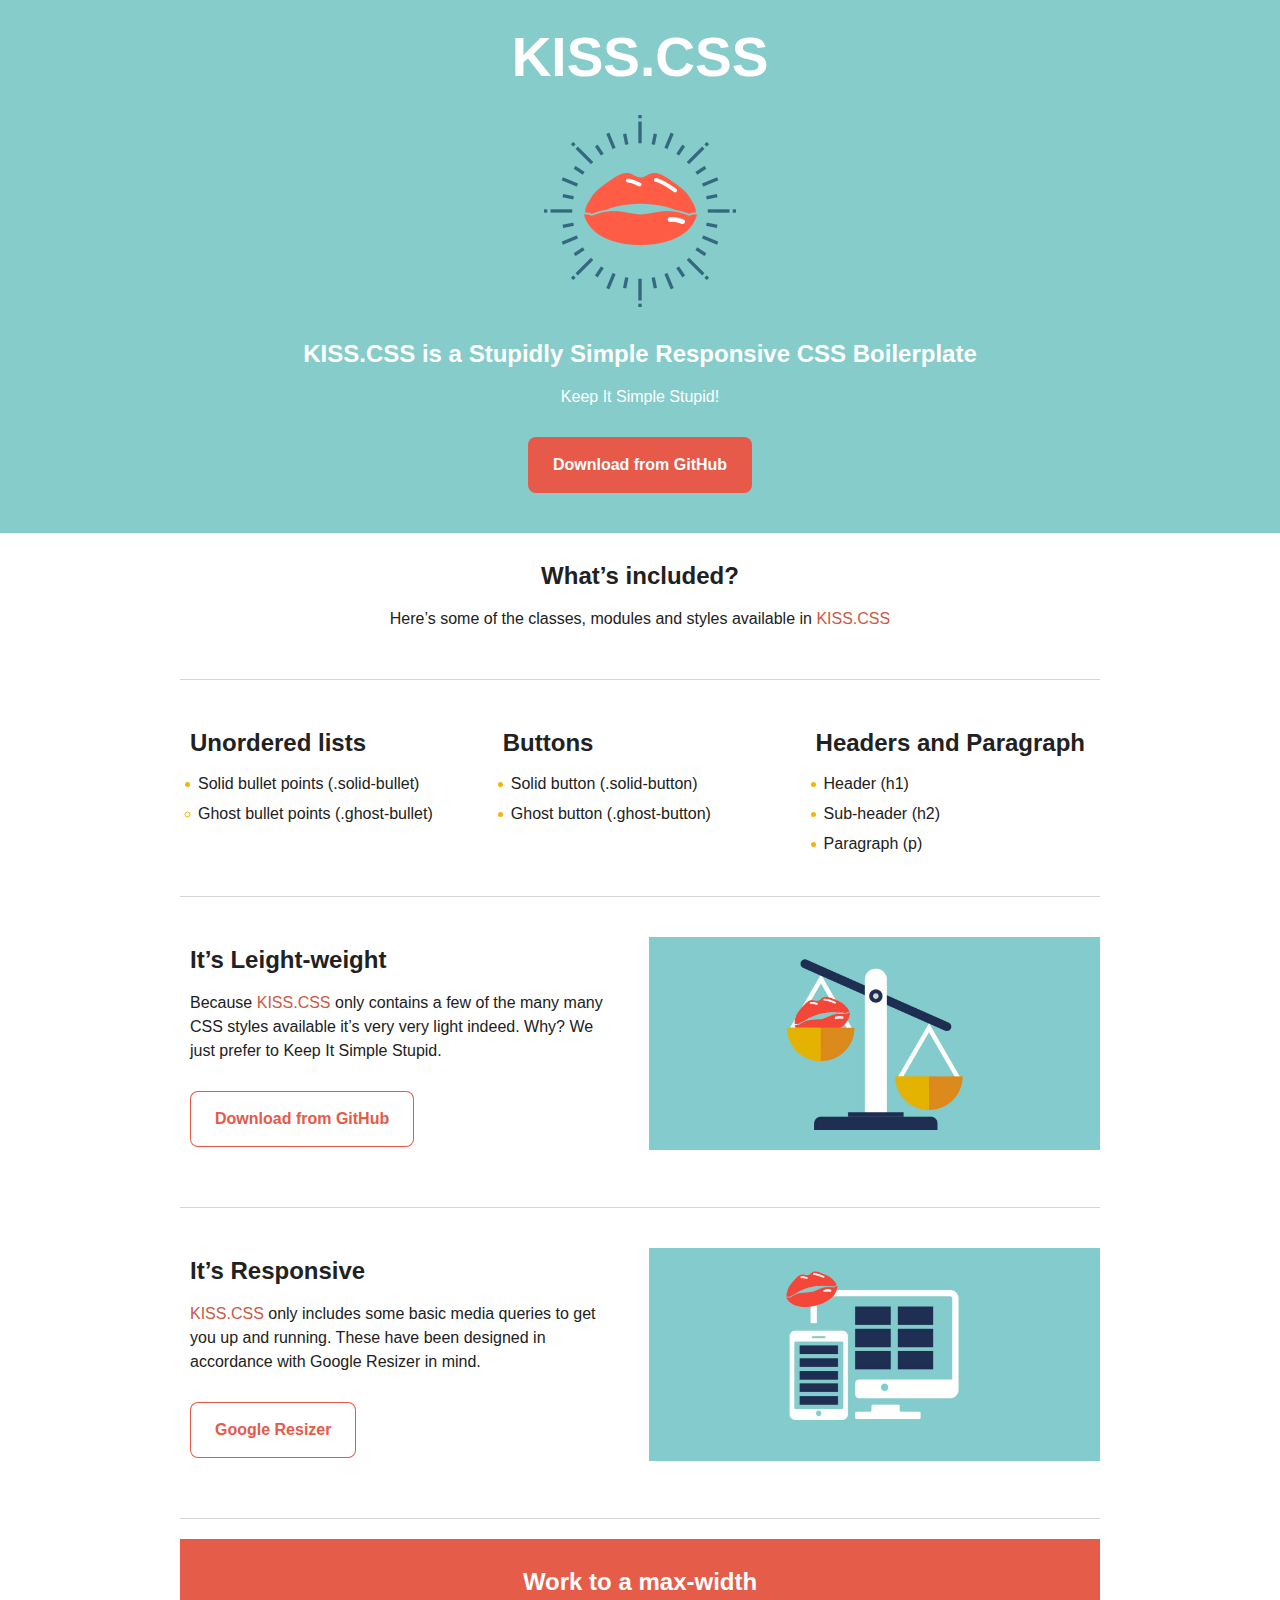
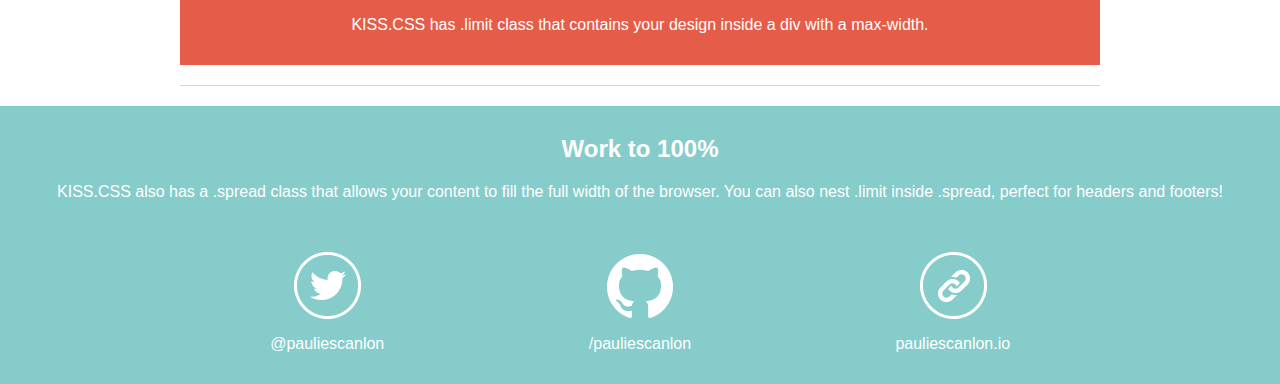
<file: index.html>
<!DOCTYPE html>
<html lang="en">
<head>
  <!-- [x] HTML [x] -->
  <meta charset="utf-8">
  <title>KISS.CSS</title>
  <meta name="description" conTent="[K]eep [I]t [S]imple [S]tupid - A Stupidly Simple Responsive CSS Boilerplate">
  <meta name="author" conTent="@pauliescanlon">

  <!-- [x] Device Viewport [x] -->
  <meta name="viewport" conTent="width=device-width, initial-scale=1">
  <!-- [x] Stylesheet [x] -->
  <link rel="stylesheet" href="css/lib/kiss.css">

  <!-- [x] Favicon [x] -->
  <link rel="icon" type="image/png" href="img/favicon.ico">

</head>
<body>

  <div class="spread bg-primary">

    <div class="row">
      <div class="col12 column">
        <div class="padding-div">
          <h1 class="text-white">KISS.CSS</h1>
          <div class="padding-div">
            <img src="img/kiss_logo.png" />
          </div>
          <h2 class="text-white">KISS.CSS is a Stupidly Simple Responsive CSS Boilerplate</h2>
          <p class="text-white">Keep It Simple Stupid!</p>
          <div class="padding-div">
            <a href="https://github.com/PaulieScanlon/KISS.CSS" target="_blank">
              <button class="solid-button transition"><p class="text-white bold">Download from GitHub</p></button>
            </a>
          </div>
        </div>
      </div>
    </div>

  </div>

  <div class="limit">

    <div class="row">
      <div class="col12 column">
        <div class="padding-div">
          <h2 class="text-primary">What’s included?</h2>
          <p class="text-primary">Here’s some of the classes, modules and styles available in <a class="transition" href="https://github.com/PaulieScanlon/KISS.CSS" target="blank">KISS.CSS</a></p>
        </div>
      </div>
    </div>

    <div class="row">
      <div class="col12 column">
        <div class="line-div"></div>
      </div>
    </div>

    <div class="row">
      <div class="col4 column">
        <div class="padding-div">
          <h2 class="text-primary left">Unordered lists</h2>
          <ul class="text-highlight">
            <li class="solid-bullet"><p class="text-primary">Solid bullet points  (.solid-bullet)</li>
            <li class="ghost-bullet"><p class="text-primary">Ghost bullet points (.ghost-bullet)</p></li>
          </ul>
        </div>
      </div>
      <div class="col4 column">
        <div class="padding-div">
          <h2 class="text-primary left">Buttons</h2>
            <ul class="text-highlight">
              <li class="solid-bullet"><p class="text-primary">Solid button (.solid-button)</li>
              <li class="solid-bullet"><p class="text-primary">Ghost button (.ghost-button)</li>
            </ul>
        </div>
      </div>
      <div class="col4 end column">
        <div class="padding-div">
          <h2 class="text-primary left">Headers and Paragraph</h2>
          <ul class="text-highlight">
            <li class="solid-bullet"><p class="text-primary">Header (h1)</li>
            <li class="solid-bullet"><p class="text-primary">Sub-header (h2)</li>
            <li class="solid-bullet"><p class="text-primary">Paragraph  (p)</li>
          </ul>
        </div>
      </div>
    </div>

    <div class="row">
      <div class="col12 column">
        <div class="line-div"></div>
      </div>
    </div>

    <div class="row">
      <div class="col6 column left">
        <div class="padding-div">
          <h2 class="text-primary">It’s Leight-weight</h2>
          <p class="text-primary">Because <a class="transition" href="https://github.com/PaulieScanlon/KISS.CSS" target="blank">KISS.CSS</a> only contains a few of the many many CSS styles available it’s very very light indeed. Why? We just prefer to Keep It Simple Stupid.</p>
          <div class="padding-div">
            <a href="https://github.com/PaulieScanlon/KISS.CSS" target="_blank">
              <button class="ghost-button transition button-left left"><p class="bold">Download from GitHub</p></button>
            </a>
          </div>
        </div>
      </div>
      <div class="col6 end column">
        <div class="padding-div">
          <img class="full-width" src="img/kissCss_image1.jpg"/>
        </div>
      </div>
    </div>

    <div class="row">
      <div class="col12 column">
        <div class="line-div"></div>
      </div>
    </div>

    <div class="row">
      <div class="col6 column left">
        <div class="padding-div">
          <h2 class="text-primary">It’s Responsive</h2>
          <p class="text-primary"><a class="transition" href="https://github.com/PaulieScanlon/KISS.CSS" target="blank">KISS.CSS </a>only includes some basic media queries to get you up and running. These have been designed in accordance with Google Resizer in mind.</p>
          <div class="padding-div">
            <a href="http://design.google.com/resizer/" target="_blank">
              <button class="ghost-button transition button-left left"><p class="bold">Google Resizer</p></button>
            </a>
          </div>
        </div>
      </div>
      <div class="col6 end column">
        <div class="padding-div">
          <img class="full-width" src="img/kissCss_image2.jpg"/>
        </div>
      </div>
    </div>

    <div class="row">
      <div class="col12 column">
        <div class="line-div"></div>
      </div>
    </div>

    <div class="row">
      <div class="col12 column bg-tertiary">
        <div class="padding-div">
          <h2 class="text-white">Work to a max-width</h2>
          <p class="text-white">KISS.CSS has .limit class that contains your design inside a div with a max-width.</p>
        </div>
      </div>
    </div>

    <div class="row">
      <div class="col12 column">
        <div class="line-div"></div>
      </div>
    </div>

  </div>


  <div class="spread bg-primary">

    <div class="row">
      <div class="col12 column">
        <div class="padding-div">
          <h2 class="text-white">Work to 100%</h2>
          <p class="text-white">KISS.CSS also has a .spread class that allows your content to fill the full width of the browser. You can also nest .limit inside .spread, perfect for headers and footers!</p>
        </div>
      </div>
    </div>


    <div class="limit">
      <div class="row">

        <div class="col4 column">
          <div class="padding-div">
            <a href="https://twitter.com/pauliescanlon" target="_blank">
              <img src="img/twitter_logo.png"/>
              <p class="text-white">@pauliescanlon</p>
            </a>
          </div>
        </div>

        <div class="col4 column">
          <div class="padding-div">
            <a href="https://github.com/PaulieScanlon" target="_blank">
              <img src="img/gitHub_logo.png"/>
              <p class="text-white">/pauliescanlon</p>
            </a>
          </div>
        </div>

        <div class="col4 end column">
          <div class="padding-div">
            <a href="http://pauliescanlon.io/" target="_blank">
              <img src="img/web_logo.png"/>
              <p class="text-white">pauliescanlon.io</p>
            </a>
          </div>
        </div>

      </div>
    </div>

  </div>


</body>
</html>
</file>
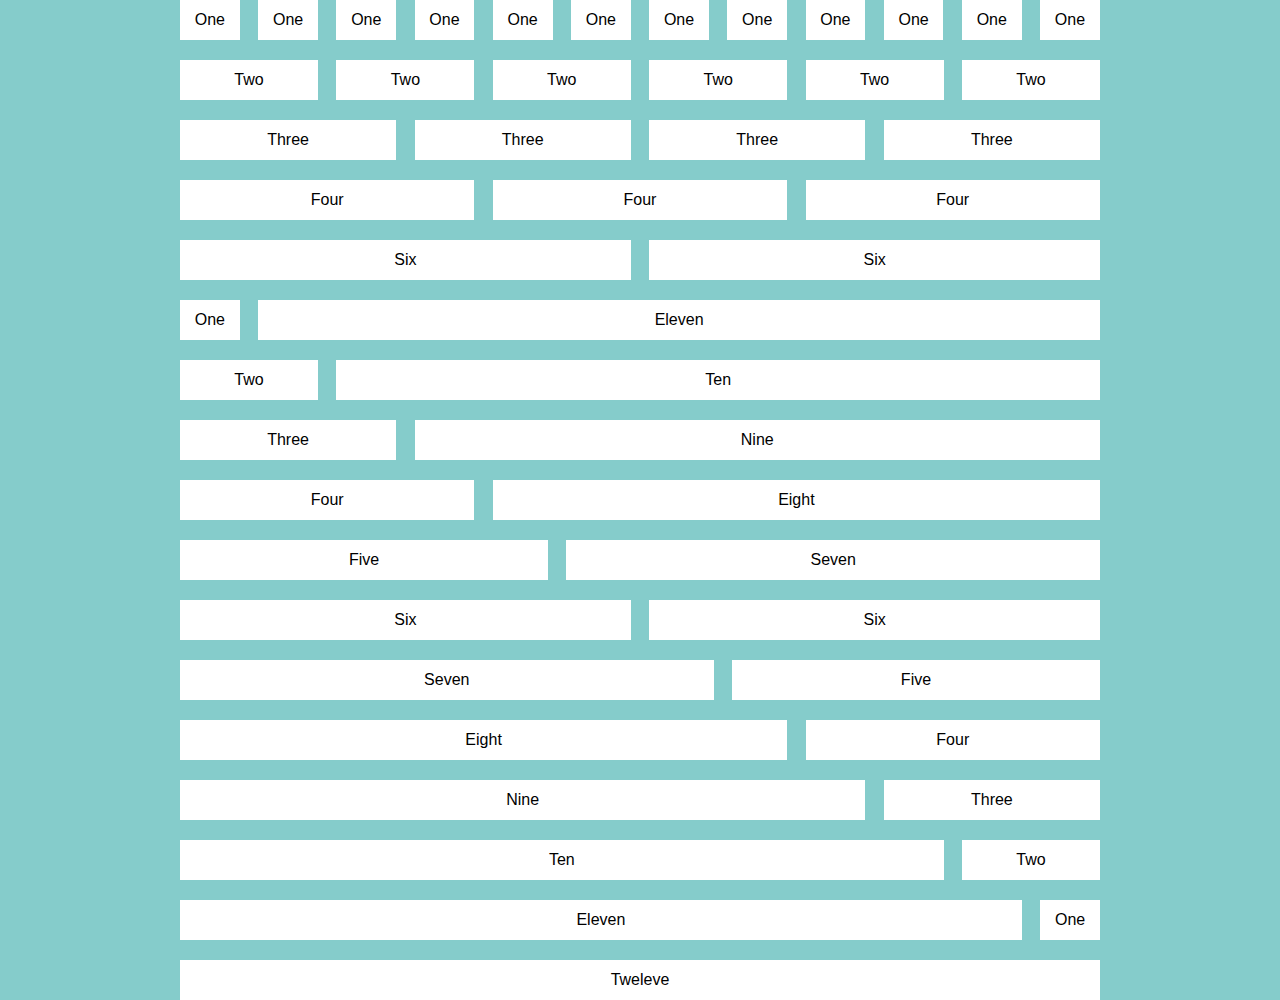
<file: demo.html>
<!DOCTYPE html>
<html lang="en">
<head>
  <!-- [x] HTML [x] -->
  <meta charset="utf-8">
  <title>KISS.CSS</title>
  <meta name="description" conTent="[K]eep [I]t [S]imple [S]tupid - A Stupidly Simple Responsive CSS Boilerplate">
  <meta name="author" conTent="@pauliescanlon">

  <!-- [x] Device Viewport [x] -->
  <meta name="viewport" conTent="width=device-width, initial-scale=1">

  <!-- [x] Stylesheet [x] -->
  <link rel="stylesheet" href="css/lib/kiss.css">

  <!-- [x] Favicon [x] -->
  <link rel="icon" type="image/png" href="img/favicon.ico">

  <style>
  /* [x] 3. TEMPORARY STYLE FOR DEMO.HTML ONLY [x] */
  .column{
    margin-bottom: 20px;
  }
  </style>

</head>
<body class="bg-primary">

  <!-- [x] Start .limit variants [x] -->
  <div class="limit">
    <div class="row">
      <div class="col1 column bg-secondary">
        <p>One</p>
      </div>
      <div class="col1 column bg-secondary">
        <p>One</p>
      </div>
      <div class="col1 column bg-secondary">
        <p>One</p>
      </div>
      <div class="col1 column bg-secondary">
        <p>One</p>
      </div>
      <div class="col1 column bg-secondary">
        <p>One</p>
      </div>
      <div class="col1 column bg-secondary">
        <p>One</p>
      </div>
      <div class="col1 column bg-secondary">
        <p>One</p>
      </div>
      <div class="col1 column bg-secondary">
        <p>One</p>
      </div>
      <div class="col1 column bg-secondary">
        <p>One</p>
      </div>
      <div class="col1 column bg-secondary">
        <p>One</p>
      </div>
      <div class="col1 column bg-secondary">
        <p>One</p>
      </div>
      <div class="col1 end column bg-secondary">
        <p>One</p>
      </div>
    </div>

    <div class="row">
      <div class="col2 column bg-secondary">
        <p>Two</p>
      </div>
      <div class="col2 column bg-secondary">
        <p>Two</p>
      </div>
      <div class="col2 column bg-secondary">
        <p>Two</p>
      </div>
      <div class="col2 column bg-secondary">
        <p>Two</p>
      </div>
      <div class="col2 column bg-secondary">
        <p>Two</p>
      </div>
      <div class="col2 end column bg-secondary">
        <p>Two</p>
      </div>
    </div>

    <div class="row">
      <div class="col3 column bg-secondary">
        <p>Three</p>
      </div>
      <div class="col3 column bg-secondary">
        <p>Three</p>
      </div>
      <div class="col3 column bg-secondary">
        <p>Three</p>
      </div>
      <div class="col3 end column bg-secondary">
        <p>Three</p>
      </div>
    </div>

    <div class="row">
      <div class="col4 column bg-secondary">
        <p>Four</p>
      </div>
      <div class="col4 column bg-secondary">
        <p>Four</p>
      </div>
      <div class="col4 end column bg-secondary">
        <p>Four</p>
      </div>
    </div>

    <div class="row">
      <div class="col6 column bg-secondary">
        <p>Six</p>
      </div>
      <div class="col6 end column bg-secondary">
        <p>Six</p>
      </div>
    </div>

    <div class="row">
      <div class="col1 column bg-secondary">
        <p>One</p>
      </div>
      <div class="col11 end column bg-secondary">
        <p>Eleven</p>
      </div>
    </div>

    <div class="row">
      <div class="col2 column bg-secondary">
        <p>Two</p>
      </div>
      <div class="col10 end column bg-secondary">
        <p>Ten</p>
      </div>
    </div>

    <div class="row">
      <div class="col3 column bg-secondary">
        <p>Three</p>
      </div>
      <div class="col9 end column bg-secondary">
        <p>Nine</p>
      </div>
    </div>

    <div class="row">
      <div class="col4 column bg-secondary">
        <p>Four</p>
      </div>
      <div class="col8 end column bg-secondary">
        <p>Eight</p>
      </div>
    </div>

    <div class="row">
      <div class="col5 column bg-secondary">
        <p>Five</p>
      </div>
      <div class="col7 end column bg-secondary">
        <p>Seven</p>
      </div>
    </div>

    <div class="row">
      <div class="col6 column bg-secondary">
        <p>Six</p>
      </div>
      <div class="col6 end column bg-secondary">
        <p>Six</p>
      </div>
    </div>

    <div class="row">
      <div class="col7 column bg-secondary">
        <p>Seven</p>
      </div>
      <div class="col5 end column bg-secondary">
        <p>Five</p>
      </div>
    </div>

    <div class="row">
      <div class="col8 column bg-secondary">
        <p>Eight</p>
      </div>
      <div class="col4 end column bg-secondary">
        <p>Four</p>
      </div>
    </div>

    <div class="row">
      <div class="col9 column bg-secondary">
        <p>Nine</p>
      </div>
      <div class="col3 end column bg-secondary">
        <p>Three</p>
      </div>
    </div>

    <div class="row">
      <div class="col10 column bg-secondary">
        <p>Ten</p>
      </div>
      <div class="col2 end column bg-secondary">
        <p>Two</p>
      </div>
    </div>

    <div class="row">
      <div class="col11 column bg-secondary">
        <p>Eleven</p>
      </div>
      <div class="col1 end column bg-secondary">
        <p>One</p>
      </div>
    </div>

    <div class="row">
      <div class="col12 end column bg-secondary">
        <p>Tweleve</p>
      </div>
    </div>

  </div>
  <!-- [x] End .limit variants [x] -->

</body>
</html>
</file>
<file: css/lib/kiss.css>
/*
* KISS CSS V1.0.0
* Copyright 2016, Paul Scanlon
* www.github.io/pauliescanlon
*/


/* [x] Table of contents
––––––––––––––––––––––––––––––––––––––––––––––––––––––––––––––––––––––––––––––
1. Grid
2. Base Styles
3. Typography
4. Colours
5. Links
6. Helpers
7. Buttons
8. Lists
9. Transitions
10. Gooogle Resizer Media Queries
[x] */


/* [x] 1. Grid  [x]
––––––––––––––––––––––––––––––––––––––––––––––––––––––––––––––––––––––––––––––*/
.spread {
  width: 100%;
  margin: auto;
  float: left;
}

.limit {
  max-width: 960px;
  margin: auto;
  clear:both;
}

.row{
  clear: both;
  padding-left: 20px;
  padding-right: 20px;
  text-align: center;
}

.column {
  float: left;
  margin: 0 2% 0 0;
  display: block;
}

.col1         { width: 6.5%;   }
.col2         { width: 15%;    }
.col3         { width: 23.5%;  }
.col4         { width: 32%;    }
.col5         { width: 40%;    }
.col6         { width: 49%;    }
.col7         { width: 58%;    }
.col8         { width: 66%;    }
.col9         { width: 74.5%;  }
.col10        { width: 83%;    }
.col11        { width: 91.5%;  }
.col12        { width: 100%;   }

.col1.end,
.col2.end,
.col3.end,
.col4.end,
.col5.end,
.col6.end,
.col7.end,
.col8.end,
.col9.end,
.col10.end,
.col11.end,
.col12.end
{ margin: 0;  }

/* [x] 2. Base Styles  [x]
––––––––––––––––––––––––––––––––––––––––––––––––––––––––––––––––––––––––––––––*/

*{
  margin: 0;
  padding: 0;
  border: 0;
}

html{

}

body {
  text-rendering: optimizeLegibility;
  -webkit-font-smoothing: antialiased;
  -moz-osx-font-smoothing: grayscale;
   min-width: 320px;
}


/* [x] 3. Typography  [x]
––––––––––––––––––––––––––––––––––––––––––––––––––––––––––––––––––––––––––––––*/
@import url(https://fonts.googleapis.com/css?family=Lato:800, 400,100,100italic);

h1, h2, p, button, .column {
  font-family: 'Lato', sans-serif;
}

h1, h2 { padding: 10px 10px 10px 10px; }
p { padding: 8px 10px 8px 10px; }
ul p{ padding: 6px 0px 0px 6px; }
h1 { font-size: 55px; line-height: 55px; font-weight: 800; }
h2 { font-size: 24px; line-height: 26px; font-weight: 800;}
p {  font-size: 16px; line-height: 24px; font-weight: 400; }

.bold{ font-weight: 800; }

/* [x] 4. Colours  [x]
––––––––––––––––––––––––––––––––––––––––––––––––––––––––––––––––––––––––––––––*/
.bg-primary{ background-color: #85cccb; }
.bg-secondary{ background-color: #ffffff;}
.bg-tertiary{ background-color: #e55c49; }
.text-white{ color: #ffffff; }
.text-primary{ color: #212121;}
.text-highlight{ color: #f4b30d; }
.line-div{ background-color: #d7d6d5; }


/* [x] 5. Links  [x]
––––––––––––––––––––––––––––––––––––––––––––––––––––––––––––––––––––––––––––––*/
a {  color: #cc5945; text-decoration: none }
a:hover { color: #ec7a6f; }


/* [x] 6. Helpers  [x]
––––––––––––––––––––––––––––––––––––––––––––––––––––––––––––––––––––––––––––––*/
.full-width { width: 100%; box-sizing: border-box; }
.float-right { float: right; }
.float-left { float: left; }
.clear-fix { clear: both; }
.padding-div{  padding:20px 0px 20px 0px; }
.left{ text-align: left; }
.line-div{  margin-top: 20px; margin-bottom: 20px; width: 100%; height:1px;
}


/* [x] 7. Buttons  [x]
––––––––––––––––––––––––––––––––––––––––––––––––––––––––––––––––––––––––––––––*/

button{
  padding: 8px 15px 8px 15px;
  border-radius: 8px;
  cursor: pointer;
}

.button-left{
  margin-left: 10px;
}

.solid-button{
  background-color: #e75948;
}

.solid-button:hover {
  background-color: #ec7a6f;
}

.ghost-button{
  background: none;
  /*border: 1px solid #e75948;*/
  -webkit-box-shadow:inset 0px 0px 0px 1px #e75948;
  -moz-box-shadow:inset 0px 0px 0px 1px #e75948;
  box-shadow:inset 0px 0px 0px 1px #e75948;


  color: #e75948;
}

.ghost-button:hover {
  background: none;
  /*border: 1px solid #ec7a6f;*/
  -webkit-box-shadow:inset 0px 0px 0px 1px #e75948;
  -moz-box-shadow:inset 0px 0px 0px 1px #e75948;
  box-shadow:inset 0px 0px 0px 1px #e75948;
  color: #ec7a6f;
}

button:focus{
  outline: none;
  border: none;
}

/* [x] 8. Lists  [x]
––––––––––––––––––––––––––––––––––––––––––––––––––––––––––––––––––––––––––––––*/

ul {
  padding-left: 22px;
  text-indent: -10px;
  text-align: left;
  font-size: 18px;
  line-height: 0px;
}

.solid-bullet{

}

.ghost-bullet{
  list-style: circle;
}

/* [x] 9. Transitions  [x]
––––––––––––––––––––––––––––––––––––––––––––––––––––––––––––––––––––––––––––––*/

.transition{
  -webkit-transition: all 0.2s linear;
  -moz-transition: all 0.2s linear;
  -o-transition: all 0.2s linear;
  transition: all 0.2s linear;
}



/* [x] 10. Gooogle Resizer Media Queries  [x]
––––––––––––––––––––––––––––––––––––––––––––––––––––––––––––––––––––––––––––––*/
/*
Media queries set out in accordance with Google's Resizer tool:
http://design.google.com/resizer/
*/


/* Up to 727px */
@media (max-width: 727px) {

  .col12, .col11, .col10, .col9, .col8, .col7, .col6, .col5, .col4, .col3, .col2, .col1  {
    width: 100%;
  }

  .col1.end,
  .col2.end,
  .col3.end,
  .col4.end,
  .col5.end,
  .col6.end,
  .col7.end,
  .col8.end,
  .col9.end,
  .col10.end,
  .col11.end,
  .col12.end {
    margin-bottom: 20px;
   }
}
</file>
